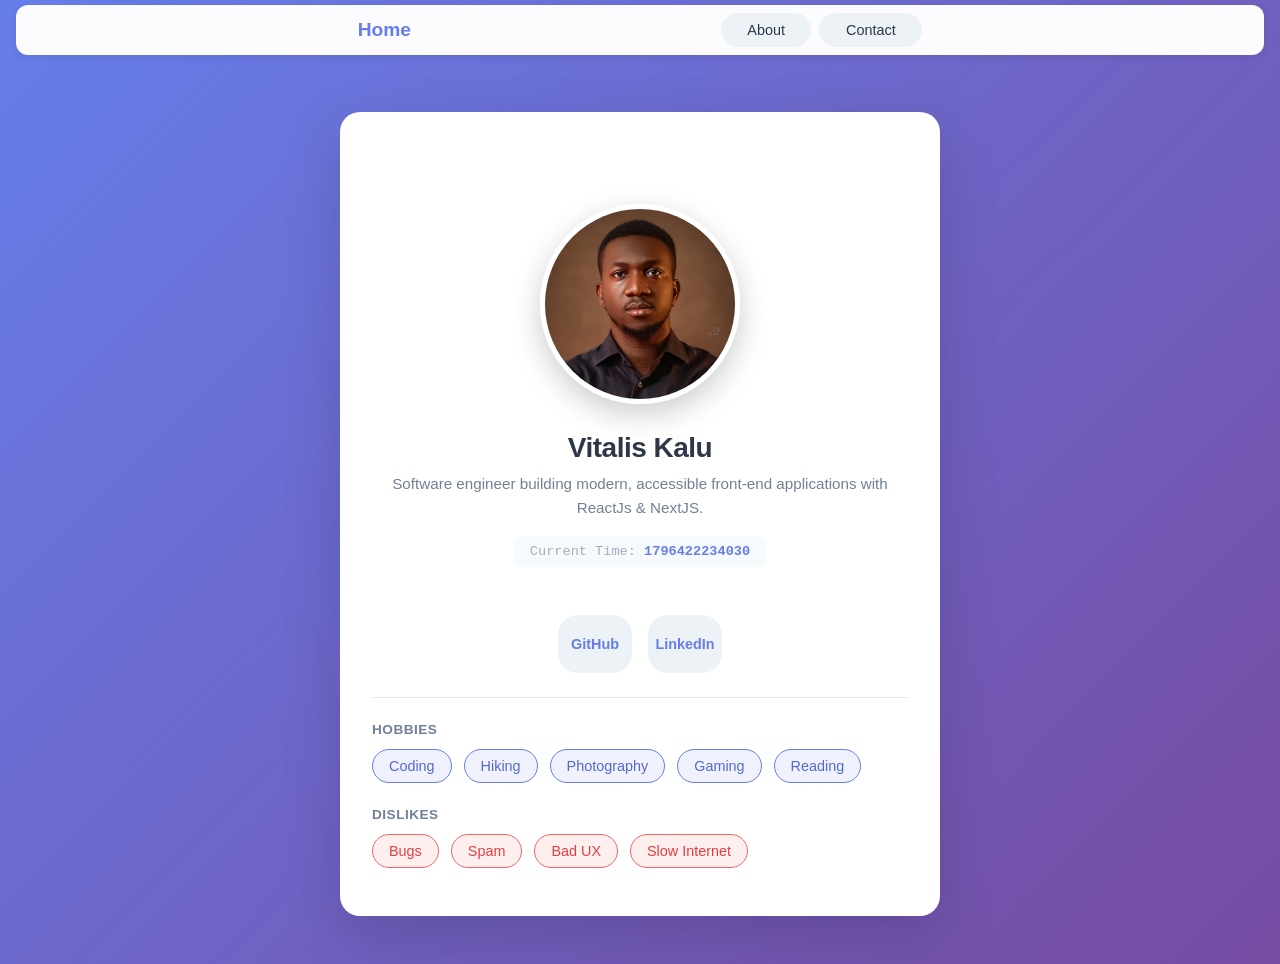
<file: index.html>
<!DOCTYPE html>
<html lang="en">
  <head>
    <meta charset="UTF-8" />
    <meta name="viewport" content="width=device-width, initial-scale=1.0" />
    <title>Vitalis' Profile Card</title>
    <link rel="stylesheet" href="style.css" />
  </head>
  <body>
    <header>
      <nav class="navbar">
        <a href="index.html" class="nav-logo">Home</a>
        <ul class="nav-links">
          <li><a href="about.html">About</a></li>
          <li><a href="contact.html">Contact</a></li>
        </ul>
      </nav>
    </header>

    <article data-testid="test-profile-card">
      <div class="card-header"></div>

      <div class="card-content">
        <div class="profile-avatar-section">
          <figure data-testid="test-user-avatar">
            <img
              src="/img/the-head-ss.jpg"
              alt="Picture of Vitalis Kalu"
              data-testid="test-user-avatar"
            />
          </figure>
        </div>

        <div class="profile-info">
          <h2 data-testid="test-user-name">Vitalis Kalu</h2>
          <p data-testid="test-user-bio">
            Software engineer building modern, accessible front-end applications
            with ReactJs & NextJS.
          </p>

          <div class="time-stamp">
            Current Time: <time data-testid="test-user-time"></time>
          </div>
        </div>

        <nav
          data-testid="test-user-social-links"
          aria-label="Social media links"
        >
          <ul data-testid="test-user-social-links">
            <li>
              <a
                href="https://github.com/vi-ta-lis"
                target="_blank"
                rel="noopener noreferrer"
                data-testid="test-user-social-github"
                aria-label="Visit GitHub profile"
                >GitHub</a
              >
            </li>
            <li>
              <a
                href="http://www.linkedin.com/in/vitalis-kalu"
                target="_blank"
                rel="noopener noreferrer"
                data-testid="test-user-social-linkedin"
                aria-label="Visit LinkedIn profile"
                >LinkedIn</a
              >
            </li>
          </ul>
        </nav>

        <div class="divider"></div>

        <section>
          <h3>Hobbies</h3>
          <ul data-testid="test-user-hobbies">
            <li>Coding</li>
            <li>Hiking</li>
            <li>Photography</li>
            <li>Gaming</li>
            <li>Reading</li>
          </ul>
        </section>

        <section>
          <h3>Dislikes</h3>
          <ul data-testid="test-user-dislikes">
            <li>Bugs</li>
            <li>Spam</li>
            <li>Bad UX</li>
            <li>Slow Internet</li>
          </ul>
        </section>
      </div>
    </article>

    <script src="script.js"></script>
  </body>
</html>
</file>
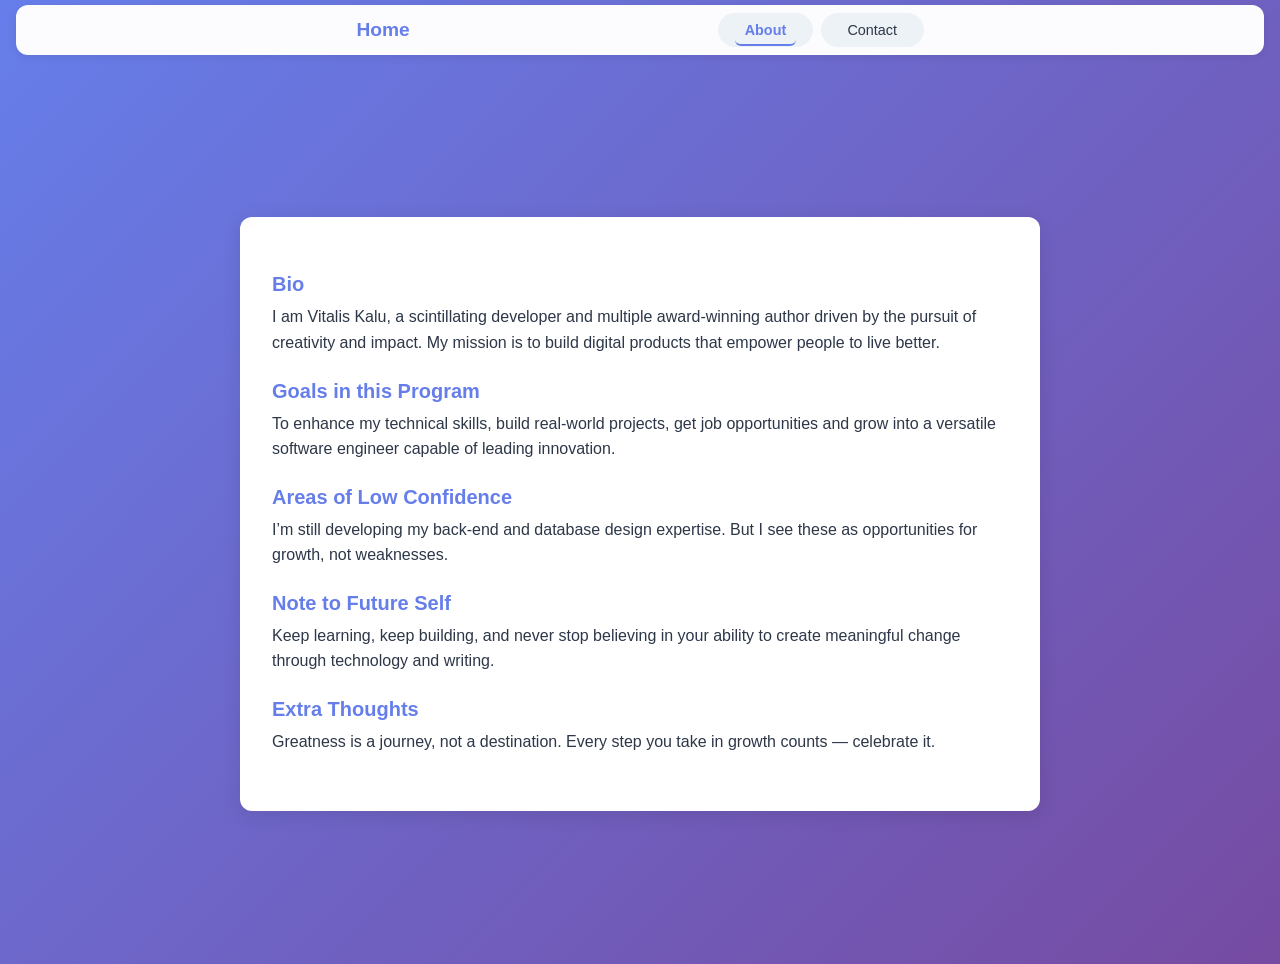
<file: about.html>
<!DOCTYPE html>
<html lang="en">
  <head>
    <meta charset="UTF-8" />
    <meta name="viewport" content="width=device-width, initial-scale=1.0" />
    <title>About Vitalis</title>
    <link rel="stylesheet" href="style.css" />
  </head>
  <body>
    <header>
      <nav class="navbar">
        <a href="index.html" class="nav-logo">Home</a>
        <ul class="nav-links">
          <li><a href="about.html" class="active">About</a></li>
          <li><a href="contact.html">Contact</a></li>
        </ul>
      </nav>
    </header>

    <main data-testid="test-about-page" class="about-page">
      <section data-testid="test-about-bio">
        <h2>Bio</h2>
        <p>
          I am Vitalis Kalu, a scintillating developer and multiple award-winning
          author driven by the pursuit of creativity and impact. My mission is
          to build digital products that empower people to live better.
        </p>
      </section>

      <section data-testid="test-about-goals">
        <h2>Goals in this Program</h2>
        <p>
          To enhance my technical skills, build real-world projects, get job
          opportunities and grow into a versatile software engineer capable of
          leading innovation.
        </p>
      </section>

      <section data-testid="test-about-confidence">
        <h2>Areas of Low Confidence</h2>
        <p>
          I’m still developing my back-end and database design expertise. But I
          see these as opportunities for growth, not weaknesses.
        </p>
      </section>

      <section data-testid="test-about-future-note">
        <h2>Note to Future Self</h2>
        <p>
          Keep learning, keep building, and never stop believing in your ability
          to create meaningful change through technology and writing.
        </p>
      </section>

      <section data-testid="test-about-extra">
        <h2>Extra Thoughts</h2>
        <p>
          Greatness is a journey, not a destination. Every step you take in
          growth counts — celebrate it.
        </p>
      </section>
    </main>
  </body>
</html>
</file>
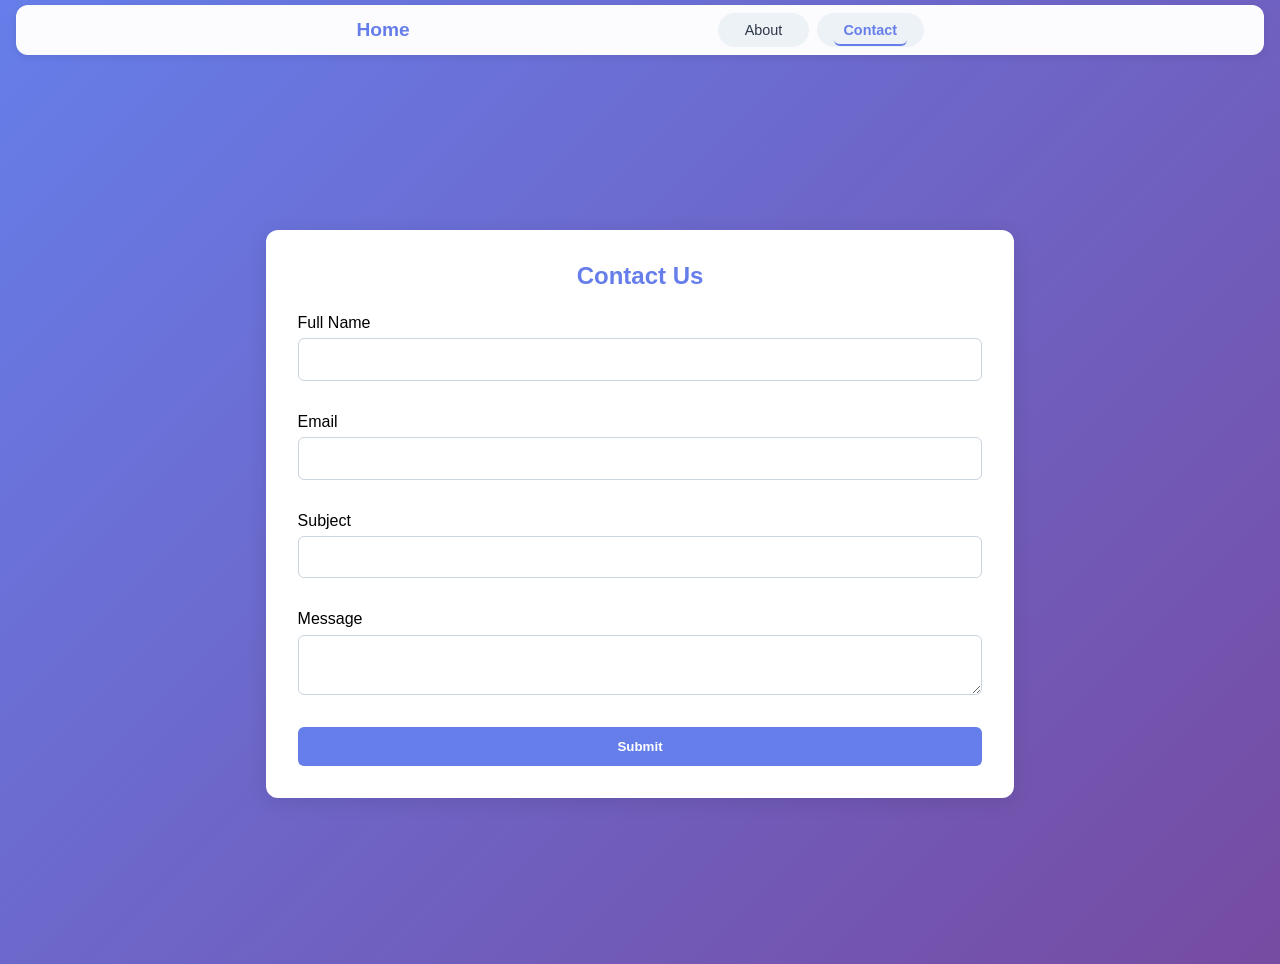
<file: contact.html>
<!DOCTYPE html>
<html lang="en">
  <head>
    <meta charset="UTF-8" />
    <meta name="viewport" content="width=device-width, initial-scale=1.0" />
    <title>Contact Vitalis</title>
    <link rel="stylesheet" href="style.css" />
  </head>
  <body>
    <header>
      <nav class="navbar">
        <a href="index.html" class="nav-logo">Home</a>
        <ul class="nav-links" class="active">
          <li><a href="about.html">About</a></li>
          <li><a href="contact.html" class="active">Contact</a></li>
        </ul>
      </nav>
    </header>

    <main class="contact-page">
      <form id="contact-form" novalidate>
        <h2>Contact Us</h2>

        <div class="form-group">
          <label for="name">Full Name</label>
          <input
            type="text"
            id="name"
            data-testid="test-contact-name"
            required
          />
          <small
            id="error-name"
            class="error"
            data-testid="test-contact-error-name"
          ></small>
        </div>

        <div class="form-group">
          <label for="email">Email</label>
          <input
            type="email"
            id="email"
            data-testid="test-contact-email"
            required
          />
          <small
            id="error-email"
            class="error"
            data-testid="test-contact-error-email"
          ></small>
        </div>

        <div class="form-group">
          <label for="subject">Subject</label>
          <input
            type="text"
            id="subject"
            data-testid="test-contact-subject"
            required
          />
          <small
            id="error-subject"
            class="error"
            data-testid="test-contact-error-subject"
          ></small>
        </div>

        <div class="form-group">
          <label for="message">Message</label>
          <textarea
            id="message"
            data-testid="test-contact-message"
            required
          ></textarea>
          <small
            id="error-message"
            class="error"
            data-testid="test-contact-error-message"
          ></small>
        </div>

        <button type="submit" data-testid="test-contact-submit">Submit</button>
        <p
          id="success"
          class="success"
          data-testid="test-contact-success"
          hidden
        >
          ✅ Thank you! Your message has been successfully sent.
        </p>
      </form>
    </main>

    <script src="script.js"></script>
  </body>
</html>
</file>
<file: style.css>
* {
  margin: 0;
  padding: 0;
  box-sizing: border-box;
}

body {
  font-family: -apple-system, BlinkMacSystemFont, "Segoe UI", Roboto, Oxygen,
    Ubuntu, Cantarell, sans-serif;
  background: linear-gradient(135deg, #667eea 0%, #764ba2 100%);
  min-height: 100vh;
  display: flex;
  margin-top: 4rem;
  align-items: center;
  justify-content: center;
  padding: 1rem;
}

.nav-links a.active {
  color: #667eea;
  font-weight: 700;
  border-bottom: 2px solid #667eea;
}

article[data-testid="test-profile-card"] {
  background: white;
  border-radius: 20px;
  box-shadow: 0 20px 60px rgba(0, 0, 0, 0.15);
  overflow: hidden;
  max-width: 600px;
  width: 100%;
  transition: transform 0.3s ease, box-shadow 0.3s ease;
}

article[data-testid="test-profile-card"]:hover {
  transform: translateY(-5px);
  box-shadow: 0 30px 80px rgba(0, 0, 0, 0.2);
}

/* .card-header {
  background: linear-gradient(135deg, #667eea 0%, #764ba2 100%);
  height: 120px;
  position: relative;
} */

.card-content {
  padding: 2rem 2rem 1.5rem;
}

.profile-avatar-section {
  display: flex;
  flex-direction: column;
  align-items: center;
  margin-top: 60px;
  margin-bottom: 1.5rem;
}

figure[data-testid="test-user-avatar"] {
  margin: 0;
  position: relative;
}

img[data-testid="test-user-avatar"] {
  width: 200px;
  height: 200px;
  border-radius: 50%;
  border: 5px solid white;
  object-fit: cover;
  box-shadow: 0 10px 30px rgba(0, 0, 0, 0.2);
  transition: transform 0.3s ease;
}

img[data-testid="test-user-avatar"]:focus {
  outline: 3px solid #667eea;
  outline-offset: 2px;
}

.profile-info {
  text-align: center;
  margin-bottom: 1.5rem;
}

h2[data-testid="test-user-name"] {
  font-size: 1.75rem;
  color: #2d3748;
  margin-bottom: 0.5rem;
  font-weight: 700;
  letter-spacing: -0.5px;
}

p[data-testid="test-user-bio"] {
  color: #718096;
  line-height: 1.6;
  font-size: 0.95rem;
  margin-bottom: 1rem;
}

.time-stamp {
  font-size: 0.85rem;
  color: #a0aec0;
  font-family: "Courier New", monospace;
  font-weight: 500;
  background: #f7fafc;
  padding: 0.5rem 1rem;
  border-radius: 8px;
  display: inline-block;
  margin-bottom: 1.5rem;
}

time[data-testid="test-user-time"] {
  font-weight: 700;
  color: #667eea;
}

nav[data-testid="test-user-social-links"] {
  margin: 1.5rem 0;
}

ul[data-testid="test-user-social-links"] {
  list-style: none;
  display: flex;
  gap: 1rem;
  justify-content: center;
  flex-wrap: wrap;
}

a[data-testid*="test-user-social-"] {
  display: inline-flex;
  align-items: center;
  justify-content: center;
  width: 40px;
  height: 40px;
  border-radius: 50%;
  background: #edf2f7;
  color: #667eea;
  text-decoration: none;
  font-weight: 600;
  transition: all 0.3s ease;
  font-size: 0.9rem;
}

a[data-testid*="test-user-social-"]:hover,
a[data-testid*="test-user-social-"]:focus {
  background: #667eea;
  color: white;
  transform: translateY(-3px);
  box-shadow: 0 10px 20px rgba(102, 126, 234, 0.3);
}

a[data-testid*="test-user-social-"]:focus {
  outline: 2px solid #764ba2;
  outline-offset: 2px;
}

section {
  margin: 1.5rem 0;
}

section h3 {
  font-size: 1rem;
  color: #2d3748;
  margin-bottom: 0.75rem;
  font-weight: 600;
  text-transform: uppercase;
  letter-spacing: 0.5px;
  font-size: 0.85rem;
  color: #718096;
}

ul[data-testid*="test-user-hobbies"],
ul[data-testid*="test-user-dislikes"] {
  list-style: none;
  display: flex;
  flex-wrap: wrap;
  gap: 0.75rem;
}

li {
  background: #edf2f7;
  color: #2d3748;
  padding: 0.5rem 1rem;
  border-radius: 20px;
  font-size: 0.9rem;
  font-weight: 500;
  border: 1px solid transparent;
  transition: all 0.3s ease;
}

ul[data-testid*="test-user-hobbies"] li {
  border-color: #667eea;
  background: rgba(102, 126, 234, 0.1);
  color: #5568d3;
}

ul[data-testid*="test-user-dislikes"] li {
  border-color: #f56565;
  background: rgba(245, 101, 101, 0.1);
  color: #e53e3e;
}

li:hover {
  transform: translateY(-2px);
}

.divider {
  height: 1px;
  background: #e2e8f0;
  margin: 1.5rem 0;
}

@media (max-width: 768px) {
  .card-content {
    padding: 1.5rem 1.5rem 1rem;
  }

  h2[data-testid="test-user-name"] {
    font-size: 1.5rem;
  }

  p[data-testid="test-user-bio"] {
    font-size: 0.9rem;
  }

  ul[data-testid*="test-user-hobbies"],
  ul[data-testid*="test-user-dislikes"] {
    gap: 0.5rem;
  }

  li {
    padding: 0.4rem 0.8rem;
    font-size: 0.85rem;
  }
}

@media (max-width: 480px) {
  article[data-testid="test-profile-card"] {
    border-radius: 16px;
  }

  .card-content {
    padding: 1rem 1rem 0.75rem;
  }

  h2[data-testid="test-user-name"] {
    font-size: 1.25rem;
  }

  p[data-testid="test-user-bio"] {
    font-size: 0.85rem;
  }

  .time-stamp {
    font-size: 0.8rem;
  }

  a[data-testid*="test-user-social-"] {
    width: 36px;
    height: 36px;
    font-size: 0.8rem;
  }
}

//New styles

:root {
  --nav-height: 64px; /* Adjust this if your navbar looks too tall or short */
}

/* ===== NAVBAR ===== */
.navbar {
  position: fixed;
  top: 0;
  left: 0;
  right: 0;
  height: var(--nav-height);
  /* width: 100%; */
  background: rgba(255, 255, 255, 0.98);
  backdrop-filter: blur(6px);
  box-shadow: 0 2px 8px rgba(0, 0, 0, 0.08);
  padding: 8px 2rem;
  margin-left: 1rem;
  margin-right: 1rem;
  margin-top: 5px;
  border-radius: 12px;
  display: flex;
  justify-content: space-evenly;
  align-items: center;
  z-index: 1000;
}

.nav-logo {
  font-size: 1.2rem;
  font-weight: bold;
  color: #667eea;
  text-decoration: none;
}

.nav-links {
  display: flex;
  list-style: none;
  gap: 8px;
  align-items: center;
}

.nav-links a {
  color: #2d3748;
  text-decoration: none;
  font-weight: 500;
  padding: 0.4rem 0.6rem;
  border-radius: 6px;
  transition: all 0.3s ease;
}

.nav-links a:hover,
.nav-links a:focus {
  color: #fff;
  background: linear-gradient(90deg, #667eea, #764ba2);
  transform: translateY(-2px);
}

/* ===== GENERAL PAGE CONTENT SPACING ===== */
.about-page,
.contact-page,
article[data-testid="test-profile-card"] {
  margin-top: calc(var(--nav-height) + 1.5rem);
}

/* ===== ABOUT PAGE ===== */
.about-page {
  max-width: 800px;
  margin: calc(var(--nav-height) + 1.5rem) auto 2rem;
  background: white;
  border-radius: 12px;
  padding: 2rem;
  box-shadow: 0 4px 20px rgba(0, 0, 0, 0.1);
}

.about-page section {
  margin-bottom: 1.5rem;
}

.about-page h2 {
  color: #667eea;
  margin-bottom: 0.5rem;
  font-size: 1.25rem;
}

.about-page p {
  color: #2d3748;
  line-height: 1.6;
}

/* ===== CONTACT PAGE ===== */
.contact-page {
  /* max-width: 500px; */
  width: 60%;
  margin: calc(var(--nav-height) + 1.5rem) auto 2rem;
  background: white;
  border-radius: 12px;
  padding: 2rem;
  box-shadow: 0 4px 20px rgba(0, 0, 0, 0.1);
}

.contact-page h2 {
  color: #667eea;
  text-align: center;
  margin-bottom: 1.5rem;
}

.form-group {
  display: flex;
  flex-direction: column;
  margin-bottom: 1rem;
}

label {
  margin-bottom: 0.4rem;
  font-weight: 500;
}

input,
textarea {
  padding: 0.7rem;
  border-radius: 6px;
  border: 1px solid #cbd5e0;
  font-size: 1rem;
}

input:focus,
textarea:focus {
  outline: 2px solid #667eea;
  border-color: #667eea;
}

button[type="submit"] {
  width: 100%;
  background: #667eea;
  color: white;
  border: none;
  padding: 0.75rem;
  border-radius: 6px;
  font-weight: 600;
  cursor: pointer;
  transition: background 0.3s ease;
}

button[type="submit"]:hover {
  background: #5568d3;
}

.error {
  color: #e53e3e;
  font-size: 0.85rem;
  height: 1rem;
}

.success {
  color: #38a169;
  margin-top: 1rem;
  text-align: center;
  font-weight: 500;
}

/* ===== RESPONSIVE DESIGN ===== */
@media (max-width: 768px) {
  :root {
    --nav-height: 72px;
  }

  .navbar {
    flex-direction: row;
    align-items: flex-start;
    padding: 0.8rem 1.2rem;
    align-items: center;
  }

  .contact-page {
    width: 100%;
  }

  .body {
    margin-top: 2px;
  }

  .nav-links {
    flex-wrap: wrap;
    gap: 1rem;
  }

  .about-page,
  .contact-page,
  article[data-testid="test-profile-card"] {
    margin-top: calc(var(--nav-height) + 1rem);
    padding: 1.5rem;
  }
}
</file>
